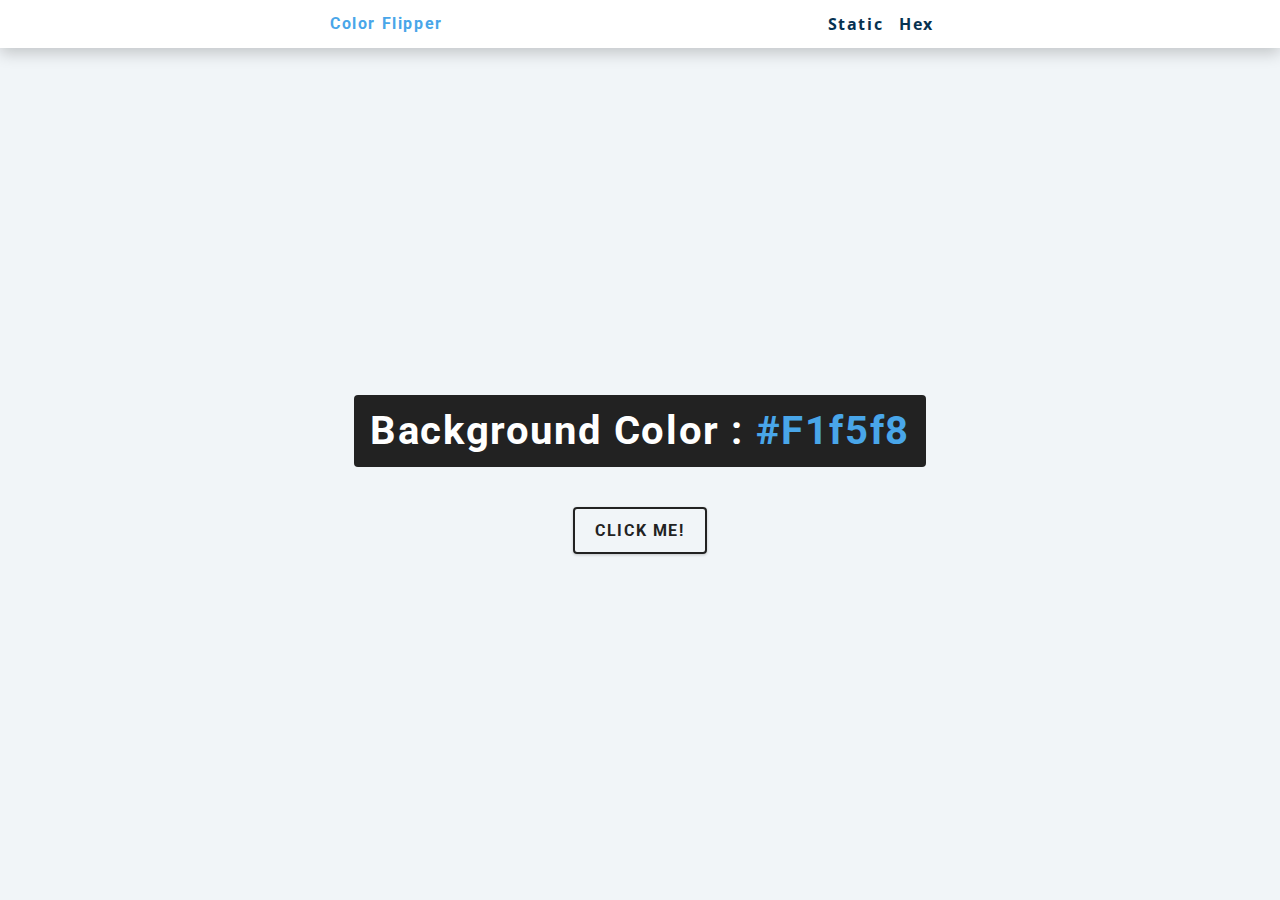
<file: color-picker/index.html>
<!DOCTYPE html>
<html lang="en">

<head>
  <meta charset="UTF-8" />
  <meta name="viewport" content="width=device-width, initial-scale=1.0" />
  <title>Color Flipper || Simple</title>

  <!-- styles -->
  <link rel="stylesheet" href="styles.css" />
</head>

<body>
  <nav>
    <div class="nav-center">
      <h4>color flipper</h4>
      <ul class="nav-links">
        <li><a href="index.html">static</a></li>
        <li><a href="hex.html">hex</a></li>
      </ul>
    </div>
  </nav>
  <main>
    <div class="container">
      <h2>background color : <span class="color">
          #f1f5f8
        </span></h2>
      <button class="btn btn-hero" id="btn">click me!</button>
    </div>
  </main>
  <!-- javascript -->
  <script src="app.js"></script>
</body>

</html>
</file>
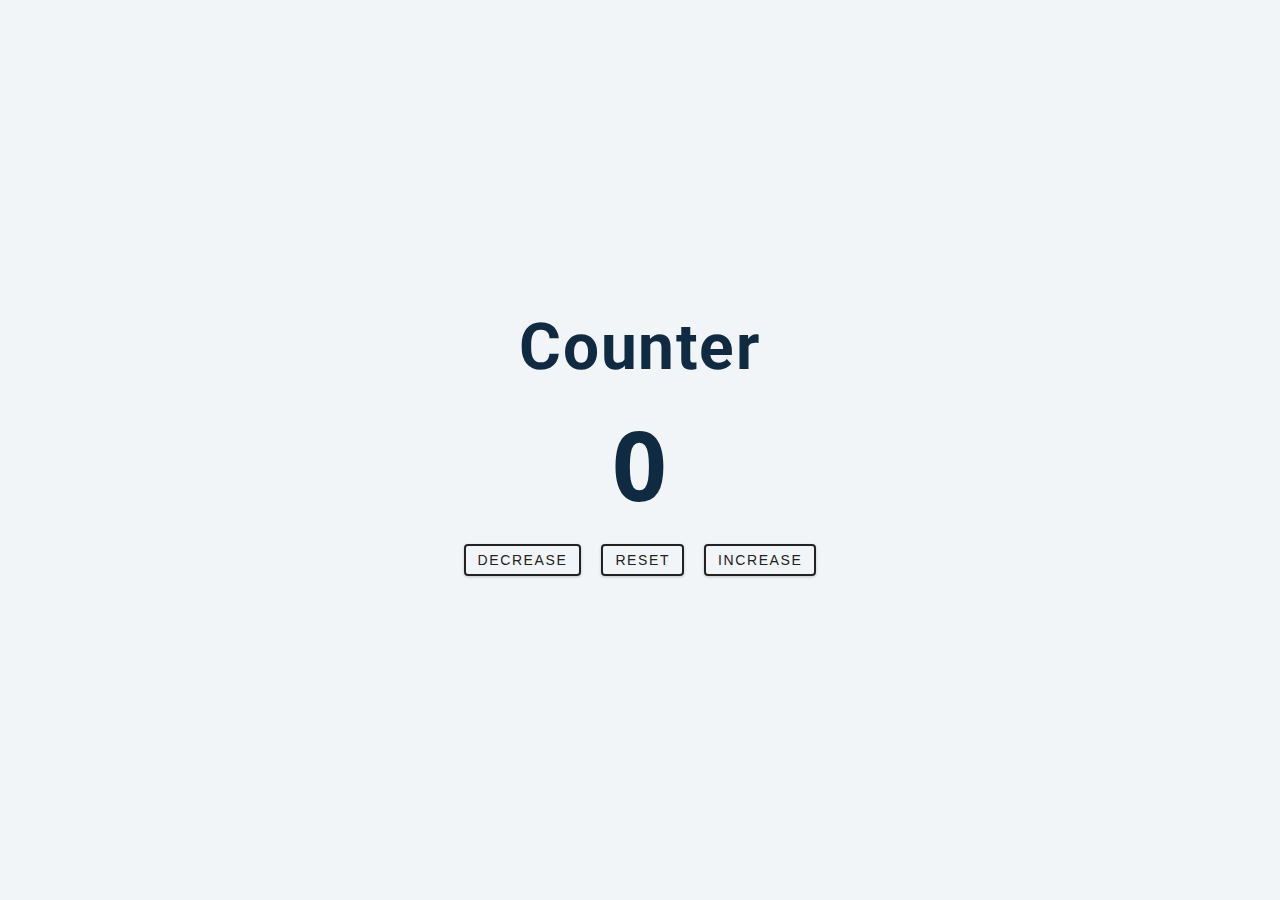
<file: counter/index.html>
<!DOCTYPE html>
<html lang="en">

<head>
  <meta charset="UTF-8" />
  <meta name="viewport" content="width=device-width, initial-scale=1.0" />
  <title>Counter</title>

  <!-- styles -->
  <link rel="stylesheet" href="styles.css" />
</head>

<body>
  <main>
    <div class="container">
      <h1>counter</h1>
      <span id="value">0</span>
      <div class="button-container">
        <button class="btn decrease">decrease</button>
        <button class="btn reset">reset</button>
        <button class="btn increase">increase</button>
      </div>
    </div>
  </main>
  <!-- javascript -->
  <script src="app.js"></script>
</body>

</html>
</file>
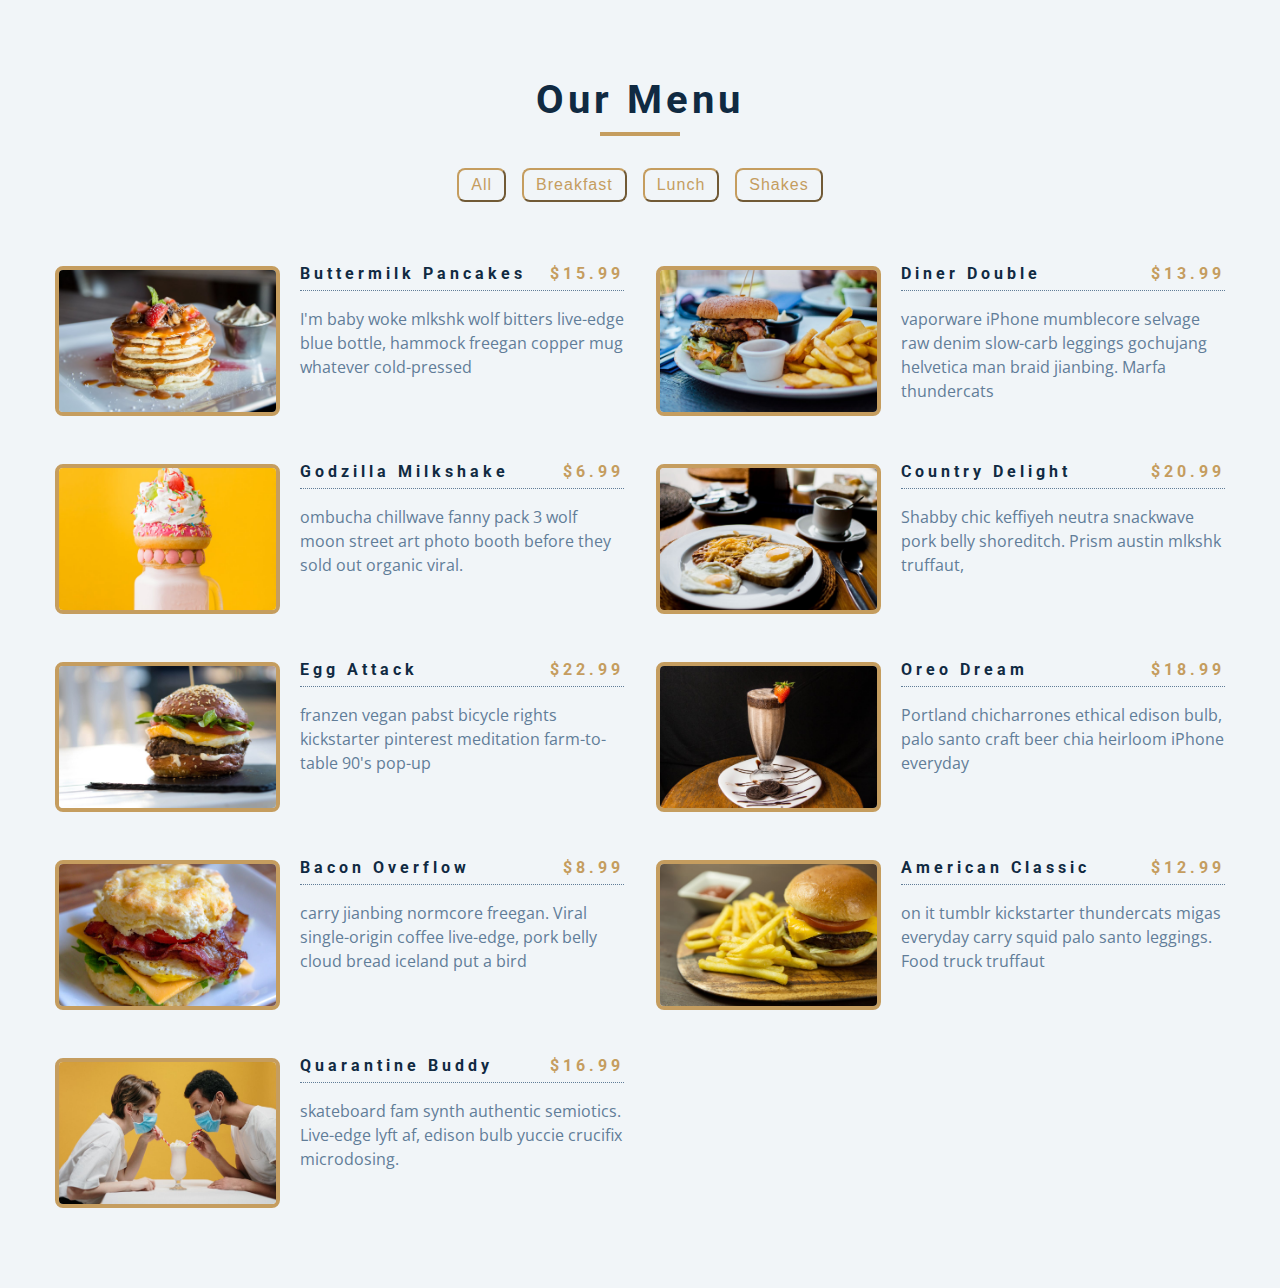
<file: menu/index.html>
<!DOCTYPE html>
<html lang="en">

<head>
  <meta charset="UTF-8" />
  <meta name="viewport" content="width=device-width, initial-scale=1.0" />
  <title>Starter</title>
  <!-- font-awesome -->
  <link rel="stylesheet" href="../reviews/fontawesome-free-5.14.0-web/css/all.min.css" />
  <!-- styles -->
  <link rel="stylesheet" href="styles.css" />
</head>

<body>
  <section class="menu">
    <div class="title">
      <h2>our menu</h2>
      <div class="underline"></div>
    </div>
    <!-- filter buttons -->
    <div class="btn-container">
      <button class="filter-btn" type="button" data-id="all">all</button>
      <button class="filter-btn" type="button" data-id="breakfast">breakfast</button>
      <button class="filter-btn" type="button" data-id="lunch">lunch</button>
      <button class="filter-btn" type="button" data-id="shakes">shakes</button>
    </div>
    <!--end filter buttons -->
    <div class="section-center">
      <article class="menu-item">
        <img src="menu-item.jpeg" class="photo" alt="menu items">
        <div class="item-info">
          <header>
            <h4>buttermilk pancakes</h4>
            <h4 class="price">$15</h4>
          </header>
          <p class="item-text">Lorem ipsum dolor, sit amet consectetur adipisicing elit. Enim laudantium at, molestiae
            tempora quas
            dolores possimus vero corporis similique esse beatae non quidem dolorem dignissimos voluptatum.</p>
        </div>
      </article>
    </div>
  </section>
  <!-- javascript -->
  <script src="app.js"></script>
</body>

</html>
</file>
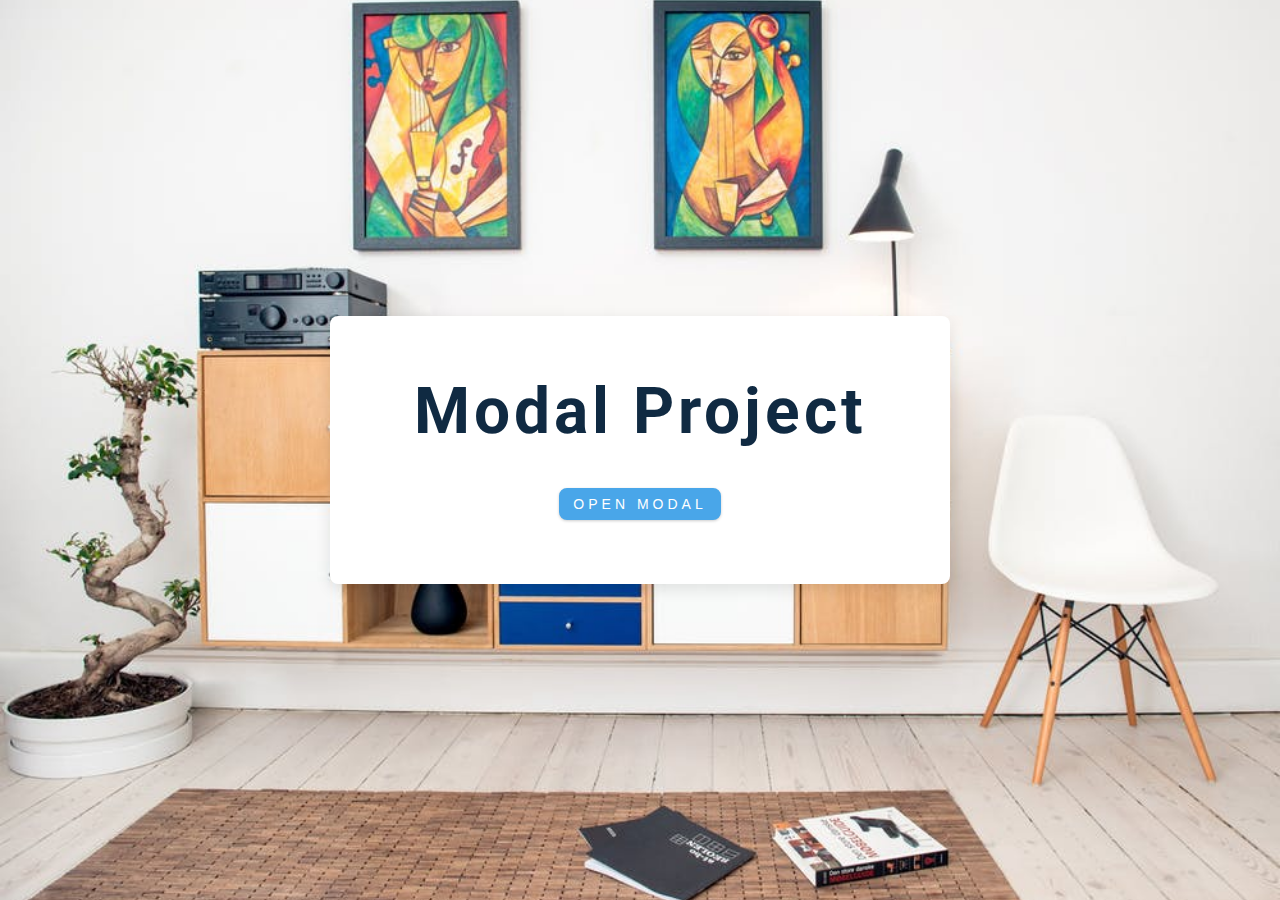
<file: modal/index.html>
<!DOCTYPE html>
<html lang="en">

<head>
  <meta charset="UTF-8" />
  <meta name="viewport" content="width=device-width, initial-scale=1.0" />
  <title>Modal</title>
  <!-- font-awesome -->
  <!-- <link
      rel="stylesheet"
      href="https://cdnjs.cloudflare.com/ajax/libs/font-awesome/5.14.0/css/all.min.css"
    /> -->
  <link rel="stylesheet" href="../reviews/fontawesome-free-5.14.0-web/css/all.min.css">
  <!-- styles -->
  <link rel="stylesheet" href="styles.css" />
</head>

<body>
  <header class="hero">
    <div class="banner">
      <h1>Modal Project</h1>
      <button class="btn modal-btn">
        open modal
      </button>
    </div>
  </header>
  <div class="modal-overlay">
    <div class="modal-container">
      <h3>modal content</h3>
      <p class="note">Lorem ipsum dolor sit amet consectetur adipisicing elit. Impedit delectus nam, magnam obcaecati
        fugit id quos
        debitis maxime maiores autem, sed recusandae repellendus soluta dolorem?</p>
      <button class="close-btn">
        <i class="fas fa-times"></i>
      </button>
    </div>
  </div>
  <!-- javascript -->
  <script src="app.js"></script>
</body>

</html>
</file>
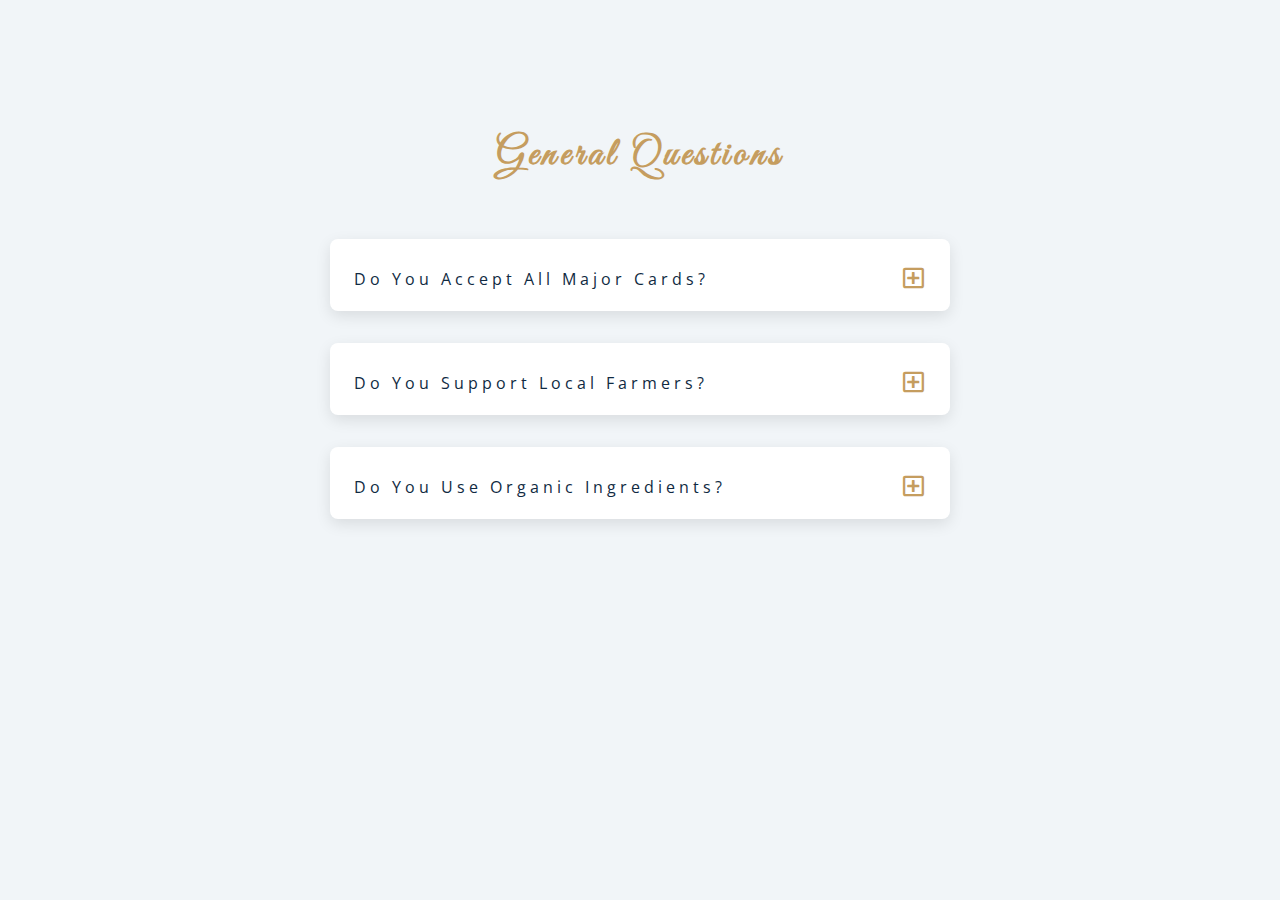
<file: questions/index.html>
<!DOCTYPE html>
<html lang="en">

<head>
  <meta charset="UTF-8" />
  <meta name="viewport" content="width=device-width, initial-scale=1.0" />
  <title>Q & A</title>
  <!-- font-awesome -->
  <!-- <link
      rel="stylesheet"
      href="https://cdnjs.cloudflare.com/ajax/libs/font-awesome/5.14.0/css/all.min.css"
    /> -->
  <link rel="stylesheet" href="../reviews/fontawesome-free-5.14.0-web/css/all.min.css">
  <!-- extra fonts -->
  <link href="https://fonts.googleapis.com/css?family=Great+Vibes&display=swap" rel="stylesheet" />
  <!-- styles -->
  <link rel="stylesheet" href="styles.css" />
</head>

<body>
  <section class="questions">
    <div class="title">
      <h2>general questions</h2>
    </div>
    <div class="section-center">
      <article class="question">
        <div class="question-title">
          <p>do you accept all major cards?</p>
          <button type="button" class="question-btn">
            <span class="plus-icon">
              <i class="far fa-plus-square"></i>
            </span>
            <span class="minus-icon">
              <i class="far fa-minus-square"></i>
            </span>
          </button>
        </div>
        <div class="question-text">
          <p>Lorem ipsum dolor sit amet consectetur, adipisicing elit. Nulla voluptates aperiam amet quod eveniet
            excepturi ex ullam inventore deleniti! Atque!</p>
        </div>
      </article>
      <article class="question">
        <div class="question-title">
          <p>do you support local farmers?</p>
          <button type="button" class="question-btn">
            <span class="plus-icon">
              <i class="far fa-plus-square"></i>
            </span>
            <span class="minus-icon">
              <i class="far fa-minus-square"></i>
            </span>
          </button>
        </div>
        <div class="question-text">
          <p>Lorem ipsum dolor sit amet consectetur, adipisicing elit. Nulla voluptates aperiam amet quod eveniet
            excepturi ex ullam inventore deleniti! Atque!</p>
        </div>
      </article>
      <article class="question">
        <div class="question-title">
          <p>do you use organic ingredients?</p>
          <button type="button" class="question-btn">
            <span class="plus-icon">
              <i class="far fa-plus-square"></i>
            </span>
            <span class="minus-icon">
              <i class="far fa-minus-square"></i>
            </span>
          </button>
        </div>
        <div class="question-text">
          <p>Lorem ipsum dolor sit amet consectetur, adipisicing elit. Nulla voluptates aperiam amet quod eveniet
            excepturi ex ullam inventore deleniti! Atque!</p>
        </div>
      </article>
    </div>
  </section>
  <!-- javascript -->
  <script src="app.js"></script>
</body>

</html>
</file>
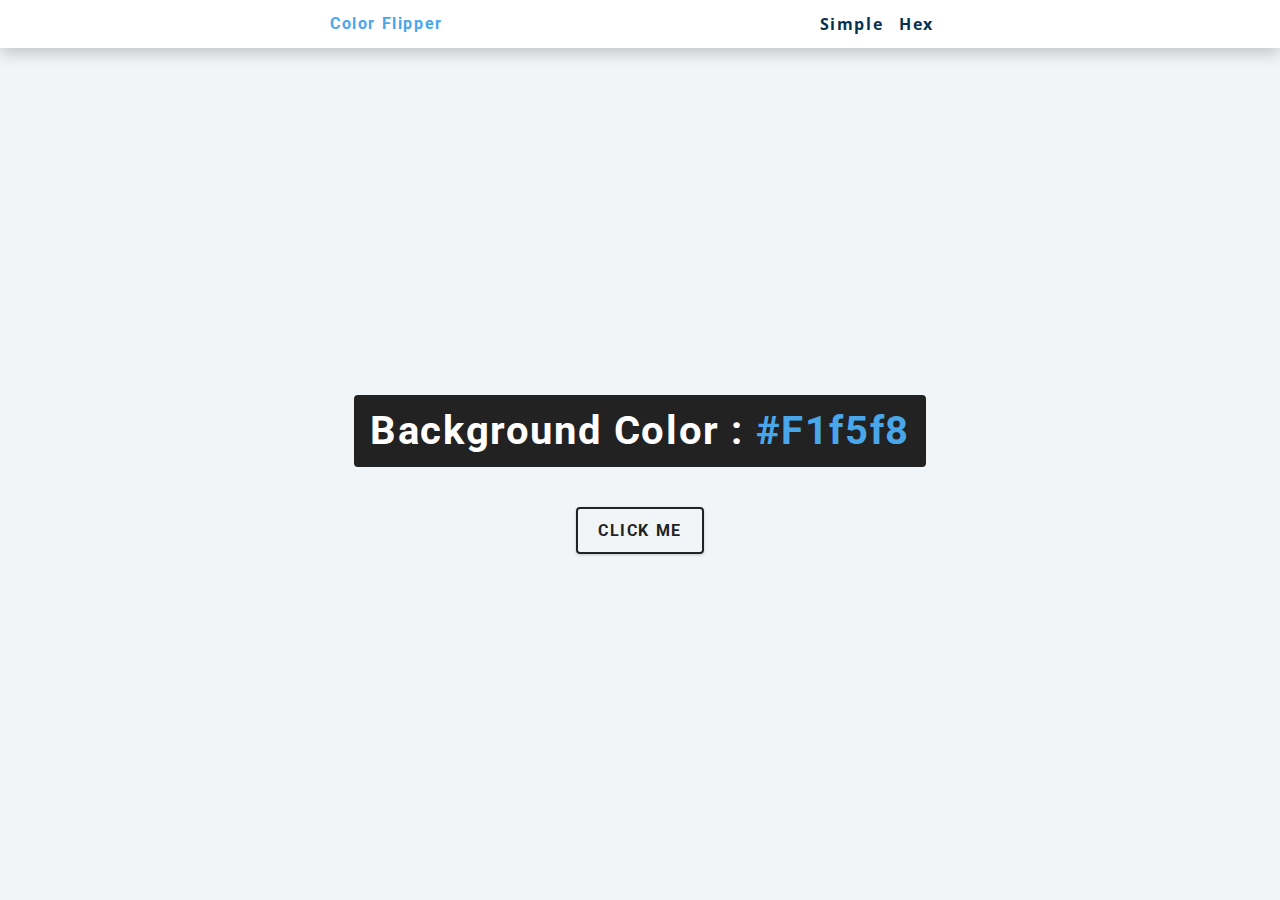
<file: color-picker/hex.html>
<!DOCTYPE html>
<html lang="en">
  <head>
    <meta charset="UTF-8" />
    <meta name="viewport" content="width=device-width, initial-scale=1.0" />
    <title>
      Color Flipper || Simple
    </title>

    <!-- styles -->
    <link rel="stylesheet" href="styles.css" />
  </head>

  <body>
    <nav>
      <div class="nav-center">
        <h4>color flipper</h4>
        <ul class="nav-links">
          <li><a href="index.html">simple</a></li>
          <li><a href="hex.html">hex</a></li>
        </ul>
      </div>
    </nav>
    <main>
      <div class="container">
        <h2>background color : <span class="color">#f1f5f8</span></h2>
        <button class="btn btn-hero" id="btn">click me</button>
      </div>
    </main>
    <!-- javascript -->
    <script src="hex.js"></script>
  </body>
</html>
</file>
<file: color-picker/styles.css>
/*
=============== 
Fonts
===============
*/
@import url("https://fonts.googleapis.com/css?family=Open+Sans|Roboto:400,700&display=swap");

/*
=============== 
Variables
===============
*/

:root {
  /* dark shades of primary color*/
  --clr-primary-1: hsl(205, 86%, 17%);
  --clr-primary-2: hsl(205, 77%, 27%);
  --clr-primary-3: hsl(205, 72%, 37%);
  --clr-primary-4: hsl(205, 63%, 48%);
  /* primary/main color */
  --clr-primary-5: hsl(205, 78%, 60%);
  /* lighter shades of primary color */
  --clr-primary-6: hsl(205, 89%, 70%);
  --clr-primary-7: hsl(205, 90%, 76%);
  --clr-primary-8: hsl(205, 86%, 81%);
  --clr-primary-9: hsl(205, 90%, 88%);
  --clr-primary-10: hsl(205, 100%, 96%);
  /* darkest grey - used for headings */
  --clr-grey-1: hsl(209, 61%, 16%);
  --clr-grey-2: hsl(211, 39%, 23%);
  --clr-grey-3: hsl(209, 34%, 30%);
  --clr-grey-4: hsl(209, 28%, 39%);
  /* grey used for paragraphs */
  --clr-grey-5: hsl(210, 22%, 49%);
  --clr-grey-6: hsl(209, 23%, 60%);
  --clr-grey-7: hsl(211, 27%, 70%);
  --clr-grey-8: hsl(210, 31%, 80%);
  --clr-grey-9: hsl(212, 33%, 89%);
  --clr-grey-10: hsl(210, 36%, 96%);
  --clr-white: #fff;
  --clr-red-dark: hsl(360, 67%, 44%);
  --clr-red-light: hsl(360, 71%, 66%);
  --clr-green-dark: hsl(125, 67%, 44%);
  --clr-green-light: hsl(125, 71%, 66%);
  --clr-black: #222;
  --ff-primary: "Roboto", sans-serif;
  --ff-secondary: "Open Sans", sans-serif;
  --transition: all 0.3s linear;
  --spacing: 0.1rem;
  --radius: 0.25rem;
  --light-shadow: 0 5px 15px rgba(0, 0, 0, 0.1);
  --dark-shadow: 0 5px 15px rgba(0, 0, 0, 0.2);
  --max-width: 1170px;
  --fixed-width: 620px;
}
/*
=============== 
Global Styles
===============
*/

*,
::after,
::before {
  margin: 0;
  padding: 0;
  box-sizing: border-box;
}
body {
  font-family: var(--ff-secondary);
  background: var(--clr-grey-10);
  color: var(--clr-grey-1);
  line-height: 1.5;
  font-size: 0.875rem;
}
ul {
  list-style-type: none;
}
a {
  text-decoration: none;
}
h1,
h2,
h3,
h4 {
  letter-spacing: var(--spacing);
  text-transform: capitalize;
  line-height: 1.25;
  margin-bottom: 0.75rem;
  font-family: var(--ff-primary);
}
h1 {
  font-size: 3rem;
}
h2 {
  font-size: 2rem;
}
h3 {
  font-size: 1.25rem;
}
h4 {
  font-size: 0.875rem;
}
p {
  margin-bottom: 1.25rem;
  color: var(--clr-grey-5);
}
@media screen and (min-width: 800px) {
  h1 {
    font-size: 4rem;
  }
  h2 {
    font-size: 2.5rem;
  }
  h3 {
    font-size: 1.75rem;
  }
  h4 {
    font-size: 1rem;
  }
  body {
    font-size: 1rem;
  }
  h1,
  h2,
  h3,
  h4 {
    line-height: 1;
  }
}
/*  global classes */

/* section */
.section {
  padding: 5rem 0;
}

.section-center {
  width: 90vw;
  margin: 0 auto;
  max-width: 1170px;
}
@media screen and (min-width: 992px) {
  .section-center {
    width: 95vw;
  }
}
main {
  min-height: 100vh;
  display: grid;
  place-items: center;
}

/*
=============== 
Nav
===============
*/
nav {
  background: var(--clr-white);
  height: 3rem;
  display: grid;
  align-items: center;
  box-shadow: var(--dark-shadow);
}
.nav-center {
  width: 90vw;
  max-width: var(--fixed-width);
  margin: 0 auto;
  display: flex;
  align-items: center;
  justify-content: space-between;
}
.nav-center h4 {
  margin-bottom: 0;
  color: var(--clr-primary-5);
}
.nav-links {
  display: flex;
}
nav a {
  text-transform: capitalize;
  font-weight: 700;
  font-size: 1rem;
  color: var(--clr-primary-1);
  letter-spacing: var(--spacing);
  margin-right: 1rem;
}
nav a:hover {
  color: var(--clr-primary-5);
}
/*
=============== 
Container
===============
*/
main {
  min-height: calc(100vh - 3rem);
  display: grid;
  place-items: center;
}
.container {
  text-align: center;
}
.container h2 {
  background: var(--clr-black);
  color: var(--clr-white);
  padding: 1rem;
  border-radius: var(--radius);
  margin-bottom: 2.5rem;
}
.color {
  color: var(--clr-primary-5);
}
.btn-hero {
  font-family: var(--ff-primary);
  text-transform: uppercase;
  background: transparent;
  color: var(--clr-black);
  letter-spacing: var(--spacing);
  display: inline-block;
  font-weight: 700;
  transition: var(--transition);
  border: 2px solid var(--clr-black);
  cursor: pointer;
  box-shadow: 0 1px 3px rgba(0, 0, 0, 0.2);
  border-radius: var(--radius);
  font-size: 1rem;
  padding: 0.75rem 1.25rem;
}
.btn-hero:hover {
  color: var(--clr-white);
  background: var(--clr-black);
}
</file>
<file: counter/styles.css>
/*
=============== 
Fonts
===============
*/
@import url("https://fonts.googleapis.com/css?family=Open+Sans|Roboto:400,700&display=swap");

/*
=============== 
Variables
===============
*/

:root {
  /* dark shades of primary color*/
  --clr-primary-1: hsl(205, 86%, 17%);
  --clr-primary-2: hsl(205, 77%, 27%);
  --clr-primary-3: hsl(205, 72%, 37%);
  --clr-primary-4: hsl(205, 63%, 48%);
  /* primary/main color */
  --clr-primary-5: hsl(205, 78%, 60%);
  /* lighter shades of primary color */
  --clr-primary-6: hsl(205, 89%, 70%);
  --clr-primary-7: hsl(205, 90%, 76%);
  --clr-primary-8: hsl(205, 86%, 81%);
  --clr-primary-9: hsl(205, 90%, 88%);
  --clr-primary-10: hsl(205, 100%, 96%);
  /* darkest grey - used for headings */
  --clr-grey-1: hsl(209, 61%, 16%);
  --clr-grey-2: hsl(211, 39%, 23%);
  --clr-grey-3: hsl(209, 34%, 30%);
  --clr-grey-4: hsl(209, 28%, 39%);
  /* grey used for paragraphs */
  --clr-grey-5: hsl(210, 22%, 49%);
  --clr-grey-6: hsl(209, 23%, 60%);
  --clr-grey-7: hsl(211, 27%, 70%);
  --clr-grey-8: hsl(210, 31%, 80%);
  --clr-grey-9: hsl(212, 33%, 89%);
  --clr-grey-10: hsl(210, 36%, 96%);
  --clr-white: #fff;
  --clr-red-dark: hsl(360, 67%, 44%);
  --clr-red-light: hsl(360, 71%, 66%);
  --clr-green-dark: hsl(125, 67%, 44%);
  --clr-green-light: hsl(125, 71%, 66%);
  --clr-black: #222;
  --ff-primary: "Roboto", sans-serif;
  --ff-secondary: "Open Sans", sans-serif;
  --transition: all 0.3s linear;
  --spacing: 0.1rem;
  --radius: 0.25rem;
  --light-shadow: 0 5px 15px rgba(0, 0, 0, 0.1);
  --dark-shadow: 0 5px 15px rgba(0, 0, 0, 0.2);
  --max-width: 1170px;
  --fixed-width: 620px;
}
/*
=============== 
Global Styles
===============
*/

*,
::after,
::before {
  margin: 0;
  padding: 0;
  box-sizing: border-box;
}
body {
  font-family: var(--ff-secondary);
  background: var(--clr-grey-10);
  color: var(--clr-grey-1);
  line-height: 1.5;
  font-size: 0.875rem;
}
ul {
  list-style-type: none;
}
a {
  text-decoration: none;
}
h1,
h2,
h3,
h4 {
  letter-spacing: var(--spacing);
  text-transform: capitalize;
  line-height: 1.25;
  margin-bottom: 0.75rem;
  font-family: var(--ff-primary);
}
h1 {
  font-size: 3rem;
}
h2 {
  font-size: 2rem;
}
h3 {
  font-size: 1.25rem;
}
h4 {
  font-size: 0.875rem;
}
p {
  margin-bottom: 1.25rem;
  color: var(--clr-grey-5);
}
@media screen and (min-width: 800px) {
  h1 {
    font-size: 4rem;
  }
  h2 {
    font-size: 2.5rem;
  }
  h3 {
    font-size: 1.75rem;
  }
  h4 {
    font-size: 1rem;
  }
  body {
    font-size: 1rem;
  }
  h1,
  h2,
  h3,
  h4 {
    line-height: 1;
  }
}
/*  global classes */

/* section */
.section {
  padding: 5rem 0;
}

.section-center {
  width: 90vw;
  margin: 0 auto;
  max-width: 1170px;
}
@media screen and (min-width: 992px) {
  .section-center {
    width: 95vw;
  }
}
main {
  min-height: 100vh;
  display: grid;
  place-items: center;
}

/*
=============== 
Counter
===============
*/

main {
  min-height: 100vh;
  display: grid;
  place-items: center;
}
.container {
  text-align: center;
}
#value {
  font-size: 6rem;
  font-weight: bold;
}
.btn {
  text-transform: uppercase;
  background: transparent;
  color: var(--clr-black);
  padding: 0.375rem 0.75rem;
  letter-spacing: var(--spacing);
  display: inline-block;
  transition: var(--transition);
  font-size: 0.875rem;
  border: 2px solid var(--clr-black);
  cursor: pointer;
  box-shadow: 0 1px 3px rgba(0, 0, 0, 0.2);
  border-radius: var(--radius);
  margin: 0.5rem;
}
.btn:hover {
  color: var(--clr-white);
  background: var(--clr-black);
}
</file>
<file: menu/styles.css>
/*
=============== 
Fonts
===============
*/
@import url("https://fonts.googleapis.com/css?family=Open+Sans|Roboto:400,700&display=swap");

/*
=============== 
Variables
===============
*/

:root {
  /* dark shades of primary color*/
  --clr-primary-1: hsl(205, 86%, 17%);
  --clr-primary-2: hsl(205, 77%, 27%);
  --clr-primary-3: hsl(205, 72%, 37%);
  --clr-primary-4: hsl(205, 63%, 48%);
  /* primary/main color */
  --clr-primary-5: #49a6e9;
  /* lighter shades of primary color */
  --clr-primary-6: hsl(205, 89%, 70%);
  --clr-primary-7: hsl(205, 90%, 76%);
  --clr-primary-8: hsl(205, 86%, 81%);
  --clr-primary-9: hsl(205, 90%, 88%);
  --clr-primary-10: hsl(205, 100%, 96%);
  /* darkest grey - used for headings */
  --clr-grey-1: hsl(209, 61%, 16%);
  --clr-grey-2: hsl(211, 39%, 23%);
  --clr-grey-3: hsl(209, 34%, 30%);
  --clr-grey-4: hsl(209, 28%, 39%);
  /* grey used for paragraphs */
  --clr-grey-5: hsl(210, 22%, 49%);
  --clr-grey-6: hsl(209, 23%, 60%);
  --clr-grey-7: hsl(211, 27%, 70%);
  --clr-grey-8: hsl(210, 31%, 80%);
  --clr-grey-9: hsl(212, 33%, 89%);
  --clr-grey-10: hsl(210, 36%, 96%);
  --clr-white: #fff;
  --clr-red-dark: hsl(360, 67%, 44%);
  --clr-red-light: hsl(360, 71%, 66%);
  --clr-green-dark: hsl(125, 67%, 44%);
  --clr-green-light: hsl(125, 71%, 66%);
  --clr-gold: #c59d5f;
  --clr-black: #222;
  --ff-primary: "Roboto", sans-serif;
  --ff-secondary: "Open Sans", sans-serif;
  --transition: all 0.3s linear;
  --spacing: 0.25rem;
  --radius: 0.5rem;
  --light-shadow: 0 5px 15px rgba(0, 0, 0, 0.1);
  --dark-shadow: 0 5px 15px rgba(0, 0, 0, 0.2);
  --max-width: 1170px;
  --fixed-width: 620px;
}
/*
=============== 
Global Styles
===============
*/

*,
::after,
::before {
  margin: 0;
  padding: 0;
  box-sizing: border-box;
}
body {
  font-family: var(--ff-secondary);
  background: var(--clr-grey-10);
  color: var(--clr-grey-1);
  line-height: 1.5;
  font-size: 0.875rem;
}
ul {
  list-style-type: none;
}
a {
  text-decoration: none;
}
img:not(.logo) {
  width: 100%;
}
img {
  display: block;
}

h1,
h2,
h3,
h4 {
  letter-spacing: var(--spacing);
  text-transform: capitalize;
  line-height: 1.25;
  margin-bottom: 0.75rem;
  font-family: var(--ff-primary);
}
h1 {
  font-size: 3rem;
}
h2 {
  font-size: 2rem;
}
h3 {
  font-size: 1.25rem;
}
h4 {
  font-size: 0.875rem;
}
p {
  margin-bottom: 1.25rem;
  color: var(--clr-grey-5);
}
@media screen and (min-width: 800px) {
  h1 {
    font-size: 4rem;
  }
  h2 {
    font-size: 2.5rem;
  }
  h3 {
    font-size: 1.75rem;
  }
  h4 {
    font-size: 1rem;
  }
  body {
    font-size: 1rem;
  }
  h1,
  h2,
  h3,
  h4 {
    line-height: 1;
  }
}
/*  global classes */

.btn {
  text-transform: uppercase;
  background: transparent;
  color: var(--clr-black);
  padding: 0.375rem 0.75rem;
  letter-spacing: var(--spacing);
  display: inline-block;
  transition: var(--transition);
  font-size: 0.875rem;
  border: 2px solid var(--clr-black);
  cursor: pointer;
  box-shadow: 0 1px 3px rgba(0, 0, 0, 0.2);
  border-radius: var(--radius);
}
.btn:hover {
  color: var(--clr-white);
  background: var(--clr-black);
}
/* section */
.section {
  padding: 5rem 0;
}

main {
  min-height: 100vh;
  display: grid;
  place-items: center;
}
/*
=============== 
Menu
===============
*/

.menu {
  padding: 5rem 0;
}
.title {
  text-align: center;
  margin-bottom: 2rem;
}
.underline {
  width: 5rem;
  height: 0.25rem;
  background: var(--clr-gold);
  margin-left: auto;
  margin-right: auto;
}
.btn-container {
  margin-bottom: 4rem;
  display: flex;
  justify-content: center;
}
.filter-btn {
  background: transparent;
  border-color: var(--clr-gold);
  font-size: 1rem;
  text-transform: capitalize;
  margin: 0 0.5rem;
  letter-spacing: 1px;
  border-radius: var(--radius);
  padding: 0.375rem 0.75rem;
  color: var(--clr-gold);
  cursor: pointer;
  transition: var(--transition);
}
.filter-btn:hover {
  background: var(--clr-gold);
  color: var(--clr-white);
}
.section-center {
  width: 90vw;
  margin: 0 auto;
  max-width: 1170px;
  display: grid;
  gap: 3rem 2rem;
  justify-items: center;
}
.menu-item {
  display: grid;
  gap: 1rem 2rem;
  max-width: 25rem;
}
.photo {
  object-fit: cover;
  height: 200px;
  border: 0.25rem solid var(--clr-gold);
  border-radius: var(--radius);
}
.item-info header {
  display: flex;
  justify-content: space-between;
  border-bottom: 0.5px dotted var(--clr-grey-5);
}
.item-info h4 {
  margin-bottom: 0.5rem;
}
.price {
  color: var(--clr-gold);
}
.item-text {
  margin-bottom: 0;
  padding-top: 1rem;
}

@media screen and (min-width: 768px) {
  .menu-item {
    grid-template-columns: 225px 1fr;
    gap: 0 1.25rem;
    max-width: 40rem;
  }
  .photo {
    height: 175px;
  }
}
@media screen and (min-width: 1200px) {
  .section-center {
    width: 95vw;
    grid-template-columns: 1fr 1fr;
  }
  .photo {
    height: 150px;
  }
}
</file>
<file: modal/styles.css>
/*
=============== 
Fonts
===============
*/
@import url("https://fonts.googleapis.com/css?family=Open+Sans|Roboto:400,700&display=swap");

/*
=============== 
Variables
===============
*/

:root {
  /* dark shades of primary color*/
  --clr-primary-1: hsl(205, 86%, 17%);
  --clr-primary-2: hsl(205, 77%, 27%);
  --clr-primary-3: hsl(205, 72%, 37%);
  --clr-primary-4: hsl(205, 63%, 48%);
  /* primary/main color */
  --clr-primary-5: #49a6e9;
  /* --clr-primary-5: rgb(73, 166, 233); */
  /* lighter shades of primary color */
  --clr-primary-6: hsl(205, 89%, 70%);
  --clr-primary-7: hsl(205, 90%, 76%);
  --clr-primary-8: hsl(205, 86%, 81%);
  --clr-primary-9: hsl(205, 90%, 88%);
  --clr-primary-10: hsl(205, 100%, 96%);
  /* darkest grey - used for headings */
  --clr-grey-1: hsl(209, 61%, 16%);
  --clr-grey-2: hsl(211, 39%, 23%);
  --clr-grey-3: hsl(209, 34%, 30%);
  --clr-grey-4: hsl(209, 28%, 39%);
  /* grey used for paragraphs */
  --clr-grey-5: hsl(210, 22%, 49%);
  --clr-grey-6: hsl(209, 23%, 60%);
  --clr-grey-7: hsl(211, 27%, 70%);
  --clr-grey-8: hsl(210, 31%, 80%);
  --clr-grey-9: hsl(212, 33%, 89%);
  --clr-grey-10: hsl(210, 36%, 96%);
  --clr-white: #fff;
  --clr-red-dark: hsl(360, 67%, 44%);
  --clr-red-light: hsl(360, 71%, 66%);
  --clr-green-dark: hsl(125, 67%, 44%);
  --clr-green-light: hsl(125, 71%, 66%);
  --clr-black: #222;
  --ff-primary: "Roboto", sans-serif;
  --ff-secondary: "Open Sans", sans-serif;
  --transition: all 0.3s linear;
  --spacing: 0.25rem;
  --radius: 0.5rem;
  --light-shadow: 0 5px 15px rgba(0, 0, 0, 0.1);
  --dark-shadow: 0 5px 15px rgba(0, 0, 0, 0.2);
  --max-width: 1170px;
  --fixed-width: 620px;
}
/*
=============== 
Global Styles
===============
*/

*,
::after,
::before {
  margin: 0;
  padding: 0;
  box-sizing: border-box;
}
body {
  font-family: var(--ff-secondary);
  background: var(--clr-grey-10);
  color: var(--clr-grey-1);
  line-height: 1.5;
  font-size: 0.875rem;
}
ul {
  list-style-type: none;
}
a {
  text-decoration: none;
}
img:not(.logo) {
  width: 100%;
}
img {
  display: block;
}

h1,
h2,
h3,
h4 {
  letter-spacing: var(--spacing);
  text-transform: capitalize;
  line-height: 1.25;
  margin-bottom: 0.75rem;
  font-family: var(--ff-primary);
}
h1 {
  font-size: 3rem;
}
h2 {
  font-size: 2rem;
}
h3 {
  font-size: 1.25rem;
}
h4 {
  font-size: 0.875rem;
}
p {
  margin-bottom: 1.25rem;
  color: var(--clr-grey-5);
}
@media screen and (min-width: 800px) {
  h1 {
    font-size: 4rem;
  }
  h2 {
    font-size: 2.5rem;
  }
  h3 {
    font-size: 1.75rem;
  }
  h4 {
    font-size: 1rem;
  }
  body {
    font-size: 1rem;
  }
  h1,
  h2,
  h3,
  h4 {
    line-height: 1;
  }
}
/*  global classes */

.btn {
  text-transform: uppercase;
  background: transparent;
  color: var(--clr-black);
  padding: 0.375rem 0.75rem;
  letter-spacing: var(--spacing);
  display: inline-block;
  transition: var(--transition);
  font-size: 0.875rem;
  border: 2px solid var(--clr-black);
  cursor: pointer;
  box-shadow: 0 1px 3px rgba(0, 0, 0, 0.2);
  border-radius: var(--radius);
}
.btn:hover {
  color: var(--clr-white);
  background: var(--clr-black);
}
/* section */
.section {
  padding: 5rem 0;
}

.section-center {
  width: 90vw;
  margin: 0 auto;
  max-width: 1170px;
}
@media screen and (min-width: 992px) {
  .section-center {
    width: 95vw;
  }
}
main {
  min-height: 100vh;
  display: grid;
  place-items: center;
}
/*
=============== 
Modal
===============
*/
.hero {
  min-height: 100vh;
  background: url("./hero.jpeg") center/cover no-repeat;
  display: grid;
  place-items: center;
}
.banner {
  background: var(--clr-white);
  padding: 4rem 0;
  border-radius: var(--radius);
  box-shadow: var(--light-shadow);
  text-align: center;
  width: 90vw;
  max-width: var(--fixed-width);
}
.modal-btn {
  margin-top: 2rem;
  background: var(--clr-primary-5);
  border-color: var(--clr-primary-5);
  color: var(--clr-white);
}
.modal-btn:hover {
  background: transparent;
  color: var(--clr-primary-5);
}
.modal-overlay {
  position: fixed;
  top: 0;
  left: 0;
  width: 100%;
  height: 100%;
  background: rgba(73, 166, 233, 0.5);
  display: grid;
  place-items: center;
  transition: var(--transition);
  visibility: hidden;
  z-index: -10;
}
/* OPEN/CLOSE MODAL */
.open-modal {
  visibility: visible;
  z-index: 10;
}
.modal-container {
  background: var(--clr-white);
  border-radius: var(--radius);
  width: 90vw;
  height: 30vh;
  max-width: var(--fixed-width);
  text-align: center;
  display: grid;
  place-items: center;
  position: relative;
  padding-top: 1.4rem;
}
.close-btn {
  position: absolute;
  top: 1rem;
  right: 1rem;
  font-size: 2rem;
  background: transparent;
  border-color: transparent;
  color: var(--clr-red-dark);
  cursor: pointer;
  transition: var(--transition);
}
.close-btn:hover {
  color: var(--clr-red-light);
  transform: scale(1.3);
}
</file>
<file: questions/styles.css>
/*
=============== 
Fonts
===============
*/
@import url("https://fonts.googleapis.com/css?family=Open+Sans|Roboto:400,700&display=swap");

/*
=============== 
Variables
===============
*/

:root {
  /* dark shades of primary color*/
  --clr-primary-1: hsl(205, 86%, 17%);
  --clr-primary-2: hsl(205, 77%, 27%);
  --clr-primary-3: hsl(205, 72%, 37%);
  --clr-primary-4: hsl(205, 63%, 48%);
  /* primary/main color */
  --clr-primary-5: #49a6e9;
  /* lighter shades of primary color */
  --clr-primary-6: hsl(205, 89%, 70%);
  --clr-primary-7: hsl(205, 90%, 76%);
  --clr-primary-8: hsl(205, 86%, 81%);
  --clr-primary-9: hsl(205, 90%, 88%);
  --clr-primary-10: hsl(205, 100%, 96%);
  /* darkest grey - used for headings */
  --clr-grey-1: hsl(209, 61%, 16%);
  --clr-grey-2: hsl(211, 39%, 23%);
  --clr-grey-3: hsl(209, 34%, 30%);
  --clr-grey-4: hsl(209, 28%, 39%);
  /* grey used for paragraphs */
  --clr-grey-5: hsl(210, 22%, 49%);
  --clr-grey-6: hsl(209, 23%, 60%);
  --clr-grey-7: hsl(211, 27%, 70%);
  --clr-grey-8: hsl(210, 31%, 80%);
  --clr-grey-9: hsl(212, 33%, 89%);
  --clr-grey-10: hsl(210, 36%, 96%);
  --clr-white: #fff;
  --clr-red-dark: hsl(360, 67%, 44%);
  --clr-red-light: hsl(360, 71%, 66%);
  --clr-green-dark: hsl(125, 67%, 44%);
  --clr-green-light: hsl(125, 71%, 66%);
  --clr-gold: #c59d5f;
  --clr-black: #222;
  --ff-primary: "Roboto", sans-serif;
  --ff-secondary: "Open Sans", sans-serif;
  --transition: all 0.3s linear;
  --spacing: 0.25rem;
  --radius: 0.5rem;
  --light-shadow: 0 5px 15px rgba(0, 0, 0, 0.1);
  --dark-shadow: 0 5px 15px rgba(0, 0, 0, 0.2);
  --max-width: 1170px;
  --fixed-width: 620px;
}
/*
=============== 
Global Styles
===============
*/

*,
::after,
::before {
  margin: 0;
  padding: 0;
  box-sizing: border-box;
}
body {
  font-family: var(--ff-secondary);
  background: var(--clr-grey-10);
  color: var(--clr-grey-1);
  line-height: 1.5;
  font-size: 0.875rem;
}
ul {
  list-style-type: none;
}
a {
  text-decoration: none;
}
img:not(.logo) {
  width: 100%;
}
img {
  display: block;
}

h1,
h2,
h3,
h4 {
  letter-spacing: var(--spacing);
  text-transform: capitalize;
  line-height: 1.25;
  margin-bottom: 0.75rem;
  font-family: var(--ff-primary);
}
h1 {
  font-size: 3rem;
}
h2 {
  font-size: 2rem;
}
h3 {
  font-size: 1.25rem;
}
h4 {
  font-size: 0.875rem;
}
p {
  margin-bottom: 1.25rem;
  color: var(--clr-grey-5);
}
@media screen and (min-width: 800px) {
  h1 {
    font-size: 4rem;
  }
  h2 {
    font-size: 2.5rem;
  }
  h3 {
    font-size: 1.75rem;
  }
  h4 {
    font-size: 1rem;
  }
  body {
    font-size: 1rem;
  }
  h1,
  h2,
  h3,
  h4 {
    line-height: 1;
  }
}
/*  global classes */

.btn {
  text-transform: uppercase;
  background: transparent;
  color: var(--clr-black);
  padding: 0.375rem 0.75rem;
  letter-spacing: var(--spacing);
  display: inline-block;
  transition: var(--transition);
  font-size: 0.875rem;
  border: 2px solid var(--clr-black);
  cursor: pointer;
  box-shadow: 0 1px 3px rgba(0, 0, 0, 0.2);
  border-radius: var(--radius);
}
.btn:hover {
  color: var(--clr-white);
  background: var(--clr-black);
}
/* section */
.section {
  padding: 5rem 0;
}

.section-center {
  width: 90vw;
  margin: 0 auto;
  max-width: 1170px;
}
@media screen and (min-width: 992px) {
  .section-center {
    width: 95vw;
  }
}
main {
  min-height: 100vh;
  display: grid;
  place-items: center;
}
/*
=============== 
Questions
===============
*/
.title {
  margin-top: 15vh;
  margin-bottom: 4rem;
}
.title h2 {
  color: var(--clr-gold);
  font-family: "Great Vibes", cursive;
  text-align: center;
}
.section-center {
  max-width: var(--fixed-width);
}
.question {
  background: var(--clr-white);
  border-radius: var(--radius);
  box-shadow: var(--light-shadow);
  padding: 1.5rem 1.5rem 0 1.5rem;
  margin-bottom: 2rem;
}
.question-title {
  display: flex;
  justify-content: space-between;
  align-items: center;
  text-transform: capitalize;
  padding-bottom: 1rem;
}
.question-title p {
  margin-bottom: 0;
  letter-spacing: var(--spacing);
  color: var(--clr-grey-1);
}
.question-btn {
  font-size: 1.5rem;
  background: transparent;
  border-color: transparent;
  cursor: pointer;
  color: var(--clr-gold);
  transition: var(--transition);
}
.question-btn:hover {
  transform: rotate(90deg);
}
.question-text {
  padding: 1rem 0 1.5rem 0;
  border-top: 1px solid rgba(0, 0, 0, 0.2);
}
.question-text p {
  margin-bottom: 0;
}
/* hide text */
.question-text {
  display: none;
}
.show-text .question-text {
  display: block;
}
.minus-icon {
  display: none;
}
.show-text .minus-icon {
  display: inline;
}
.show-text .plus-icon {
  display: none;
}
</file>
